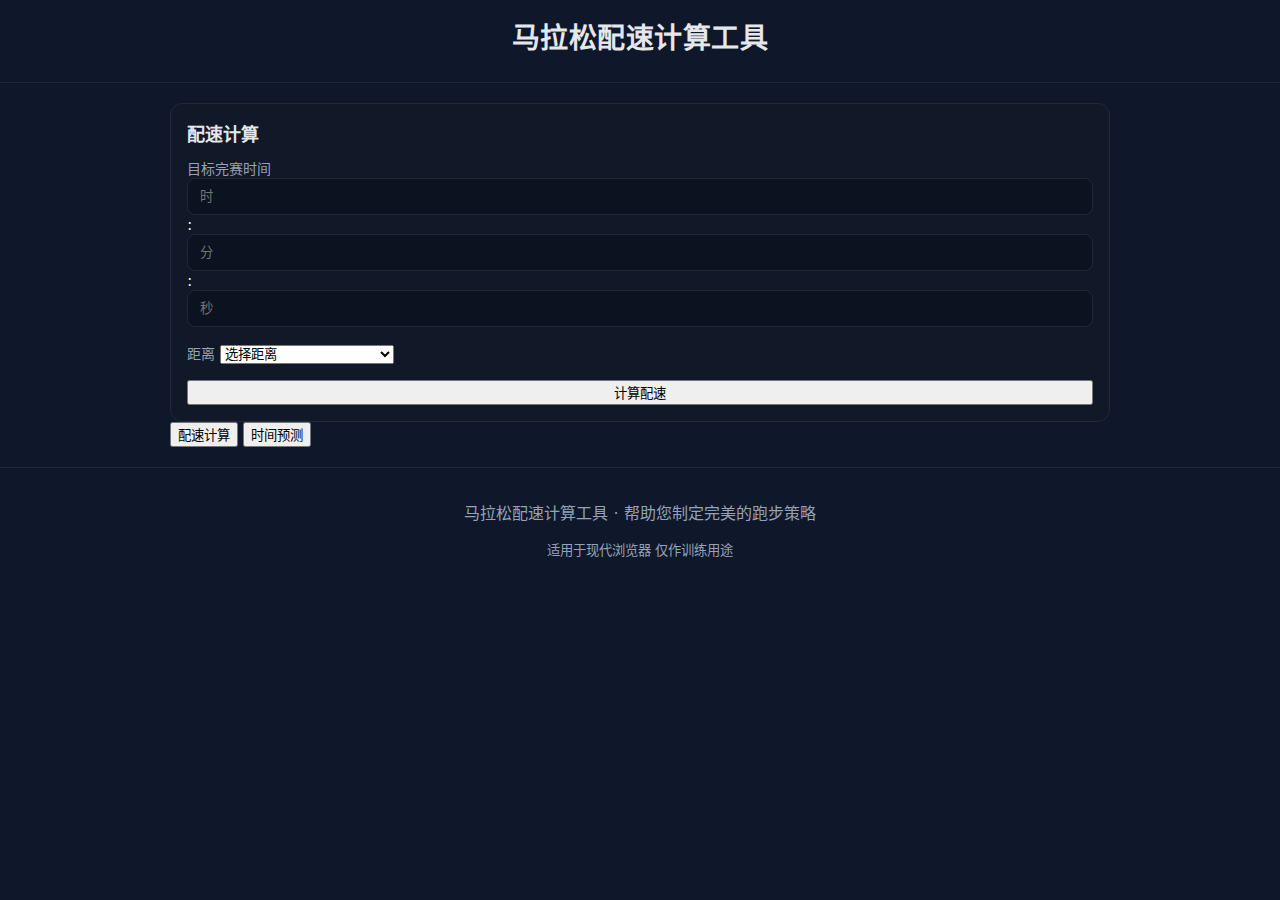
<file: index.html>
<!doctype html>
<html lang="zh-CN">
  <head>
    <meta charset="utf-8" />
    <meta name="viewport" content="width=device-width, initial-scale=1" />
    <title>马拉松配速计算工具 · MVP</title>
    <link rel="stylesheet" href="style.css" />
  </head>
  <body>
    <header class="app-header">
      <h1>马拉松配速计算工具</h1>
    </header>

    <main class="container">
      <!-- 配速计算模式 -->
      <section id="panel-pace" class="panel active">
        <div class="card">
          <h2>配速计算</h2>

          <form id="form-pace" class="form-grid" novalidate>
            <div class="form-group">
              <label for="target-time">目标完赛时间</label>
              <div class="time-input-group">
                <input
                  type="number"
                  id="target-hours"
                  min="0"
                  max="12"
                  placeholder="时"
                  class="time-input"
                />
                <span class="time-separator">:</span>
                <input
                  type="number"
                  id="target-minutes"
                  min="0"
                  max="59"
                  placeholder="分"
                  class="time-input"
                />
                <span class="time-separator">:</span>
                <input
                  type="number"
                  id="target-seconds"
                  min="0"
                  max="59"
                  placeholder="秒"
                  class="time-input"
                />
              </div>
            </div>

            <div class="form-group">
              <label for="distance">距离</label>
              <select id="distance" required>
                <option value="">选择距离</option>
                <option value="5">5公里</option>
                <option value="10">10公里</option>
                <option value="21.0975">半程马拉松 (21.0975公里)</option>
                <option value="42.195">全程马拉松 (42.195公里)</option>
                <option value="custom">自定义距离</option>
              </select>
              <input
                type="number"
                id="custom-distance"
                placeholder="输入距离（公里）"
                min="0.1"
                step="0.1"
                style="display: none"
              />
            </div>

            <button type="submit" class="btn-primary">计算配速</button>
          </form>

          <div id="pace-result" class="result-section" style="display: none">
            <h3>配速结果</h3>
            <div class="result-grid">
              <div class="result-item">
                <span class="result-label">平均配速</span>
                <span class="result-value" id="avg-pace">--:--</span>
              </div>
              <div class="result-item">
                <span class="result-label">每公里用时</span>
                <span class="result-value" id="per-km-time">--:--</span>
              </div>
            </div>
          </div>
        </div>
      </section>

      <!-- 时间预测模式 -->
      <section id="panel-time" class="panel">
        <div class="card">
          <h2>时间预测</h2>

          <form id="form-time" class="form-grid" novalidate>
            <div class="form-group">
              <label for="current-pace">当前配速</label>
              <div class="pace-input-group">
                <input
                  type="number"
                  id="pace-minutes"
                  min="0"
                  max="59"
                  placeholder="分"
                  class="pace-input"
                />
                <span class="pace-separator">:</span>
                <input
                  type="number"
                  id="pace-seconds"
                  min="0"
                  max="59"
                  placeholder="秒"
                  class="pace-input"
                />
                <span class="pace-unit">/公里</span>
              </div>
            </div>

            <div class="form-group">
              <label for="time-distance">距离</label>
              <select id="time-distance" required>
                <option value="">选择距离</option>
                <option value="5">5公里</option>
                <option value="10">10公里</option>
                <option value="21.0975">半程马拉松 (21.0975公里)</option>
                <option value="42.195">全程马拉松 (42.195公里)</option>
                <option value="custom">自定义距离</option>
              </select>
              <input
                type="number"
                id="custom-time-distance"
                placeholder="输入距离（公里）"
                min="0.1"
                step="0.1"
                style="display: none"
              />
            </div>

            <button type="submit" class="btn-primary">预测时间</button>
          </form>

          <div id="time-result" class="result-section" style="display: none">
            <h3>预测结果</h3>
            <div class="result-grid">
              <div class="result-item">
                <span class="result-label">预计完赛时间</span>
                <span class="result-value" id="predicted-time">--:--:--</span>
              </div>
              <div class="result-item">
                <span class="result-label">总距离</span>
                <span class="result-value" id="total-distance">-- 公里</span>
              </div>
            </div>
          </div>
        </div>
      </section>

      <!-- 模式切换按钮 -->
      <div class="mode-switcher">
        <button id="switch-to-pace" class="mode-btn active">配速计算</button>
        <button id="switch-to-time" class="mode-btn">时间预测</button>
      </div>
    </main>

    <footer class="app-footer">
      <p>马拉松配速计算工具 · 帮助您制定完美的跑步策略</p>
      <small>适用于现代浏览器 仅作训练用途</small>
    </footer>

    <script src="script.js"></script>
  </body>
</html>
</file>
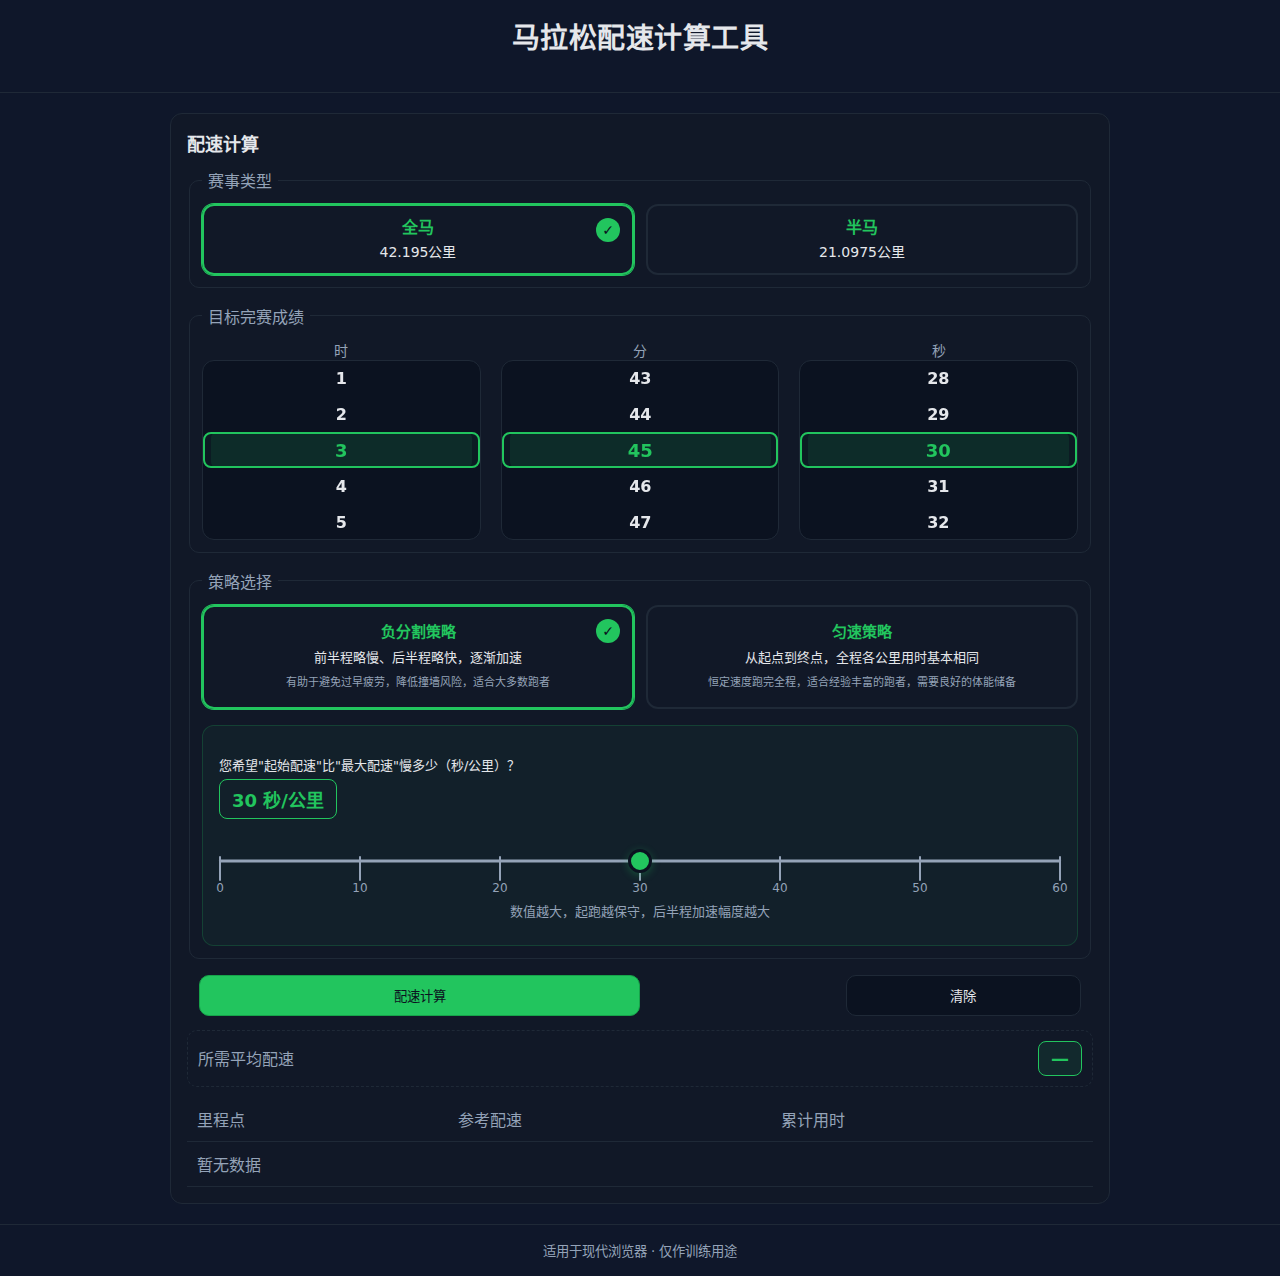
<file: -marathon-pace-calculator-/index.html>
<!doctype html>
<html lang="zh-CN">
  <head>
    <meta charset="utf-8" />
    <meta name="viewport" content="width=device-width, initial-scale=1" />
    <title>马拉松配速计算工具 · MVP</title>
    <link rel="stylesheet" href="style.css" />
  </head>
  <body>
    <header class="app-header">
      <h1>马拉松配速计算工具</h1>
    </header>

    <main class="container">
      <!-- 配速计算模式 -->
      <section id="panel-pace" class="panel active">
        <div class="card">
          <h2>配速计算</h2>

          <form id="form-pace" class="form-grid" novalidate>
            <fieldset class="group">
              <legend>赛事类型</legend>
              
              <div class="strategy-options race-options">
                <label class="strategy-option">
                  <input type="radio" name="race" value="full" checked />
                  <div class="strategy-card">
                    <div class="strategy-title">全马</div>
                    <div class="strategy-desc">42.195公里</div>
                  </div>
                </label>
                
                <label class="strategy-option">
                  <input type="radio" name="race" value="half" />
                  <div class="strategy-card">
                    <div class="strategy-title">半马</div>
                    <div class="strategy-desc">21.0975公里</div>
                  </div>
                </label>
              </div>
            </fieldset>

            <fieldset class="group">
              <legend>目标完赛成绩</legend>
              
              <!-- 滚轮选择器区域 -->
              <div class="wheel-picker-container">
                <div class="embedded-wheels">
                  <div class="wheel-column">
                    <div class="wheel-label">时</div>
                    <div id="hour-wheel" class="wheel-picker"></div>
                  </div>
                  <div class="wheel-column">
                    <div class="wheel-label">分</div>
                    <div id="minute-wheel" class="wheel-picker"></div>
                  </div>
                  <div class="wheel-column">
                    <div class="wheel-label">秒</div>
                    <div id="second-wheel" class="wheel-picker"></div>
                  </div>
                </div>
              </div>
            </fieldset>

            <fieldset class="group">
              <legend>策略选择</legend>
              
              <div class="strategy-options">
                <label class="strategy-option">
                  <input type="radio" name="strategy-pace" value="negative" checked />
                  <div class="strategy-card">
                    <div class="strategy-title">负分割策略</div>
                    <div class="strategy-desc">前半程略慢、后半程略快，逐渐加速</div>
                    <div class="strategy-detail">有助于避免过早疲劳，降低撞墙风险，适合大多数跑者</div>
                  </div>
                </label>
                
                <label class="strategy-option">
                  <input type="radio" name="strategy-pace" value="even" />
                  <div class="strategy-card">
                    <div class="strategy-title">匀速策略</div>
                    <div class="strategy-desc">从起点到终点，全程各公里用时基本相同</div>
                    <div class="strategy-detail">恒定速度跑完全程，适合经验丰富的跑者，需要良好的体能储备</div>
                  </div>
                </label>
              </div>
              
              <!-- 负分割策略滑动选择区域 -->
              <div id="negative-split-wrap-pace" class="negative-split-wrap">
                <div class="slider-container">
                  <div class="scale-label">
                    <div class="scale-hint">您希望"起始配速"比"最大配速"慢多少（秒/公里）？</div>
                    <span class="scale-value" id="scale-value-pace">30 秒/公里</span>
                  </div>
                  <div class="scale-container">
                    <div class="scale-track" id="scale-track-pace">
                      <div class="scale-pointer" id="scale-pointer-pace"></div>
                      <div class="scale-marks">
                        <div class="scale-mark" data-value="0">0</div>
                        <div class="scale-mark" data-value="10">10</div>
                        <div class="scale-mark" data-value="20">20</div>
                        <div class="scale-mark" data-value="30">30</div>
                        <div class="scale-mark" data-value="40">40</div>
                        <div class="scale-mark" data-value="50">50</div>
                        <div class="scale-mark" data-value="60">60</div>
                      </div>
                    </div>
                  </div>
                  <div class="slider-description">
                    <div class="slider-hint">数值越大，起跑越保守，后半程加速幅度越大</div>
                  </div>
                </div>
              </div>
            </fieldset>

            <div class="actions">
              <button type="submit" class="btn primary expand">配速计算</button>
              <div class="btn-spacer"></div>
              <button type="button" id="clear-pace" class="btn clear">清除</button>
            </div>
          </form>

          <div class="results" id="results-pace">
            <div class="result-line">
              <span class="result-label">所需平均配速</span>
              <span class="result-value" id="avg-pace">—</span>
            </div>
            <div class="table-wrap">
              <table class="table" aria-label="关键节点用时">
                <thead>
                  <tr>
                    <th>里程点</th>
                    <th id="pace-column-header" class="hidden">参考配速</th>
                    <th>累计用时</th>
                  </tr>
                </thead>
                <tbody id="splits-body">
                  <tr><td colspan="3" class="muted">暂无数据</td></tr>
                </tbody>
              </table>
            </div>
          </div>
        </div>
      </section>

    </main>

    <footer class="app-footer">
      <small>适用于现代浏览器 · 仅作训练用途</small>
    </footer>

    <script src="script.js"></script>
  </body>
  </html>
</file>
<file: style.css>
/* Base */
:root {
  --bg: #0f172a;
  --card: #111827;
  --muted: #94a3b8;
  --text: #e5e7eb;
  --accent: #22c55e;
  --accent-600: #16a34a;
  --border: #1f2937;
  --danger: #ef4444;
}

* { box-sizing: border-box; }
html, body { height: 100%; }
body {
  margin: 0;
  font-family: ui-sans-serif, system-ui, -apple-system, Segoe UI, Roboto, Noto Sans, Arial, "PingFang SC", "Hiragino Sans GB", "Microsoft YaHei", sans-serif;
  background: var(--bg);
  color: var(--text);
  -webkit-font-smoothing: antialiased;
  -moz-osx-font-smoothing: grayscale;
}

.app-header, .app-footer {
  padding: 16px 20px;
  border-bottom: 1px solid var(--border);
}
.app-footer { border-top: 1px solid var(--border); border-bottom: none; text-align: center; color: var(--muted); }
.app-header { display: flex; flex-direction: column; align-items: center; }
.app-header h1 { margin: 0 0 10px; font-size: 28px; letter-spacing: 0.5px; }
.mode-label { margin: 2px 0 10px; text-align: center; color: var(--muted); font-size: 14px; }

.tabs { display: flex; gap: 10px; justify-content: center; }
.tab {
  background: transparent;
  border: 1px solid var(--border);
  color: var(--text);
  padding: 10px 16px;
  border-radius: 8px;
  cursor: pointer;
  font-size: 16px;
}
.tab.active { background: var(--card); border-color: var(--accent); }
.tab:focus-visible { outline: 2px solid var(--accent); outline-offset: 2px; }

.container {
  max-width: 980px;
  margin: 0 auto;
  padding: 20px;
}

.panel { display: none; }
.panel.active { display: block; }

.card {
  background: var(--card);
  border: 1px solid var(--border);
  border-radius: 12px;
  padding: 16px;
}
.card h2 { margin: 0 0 12px; font-size: 18px; }

.form-grid { display: grid; gap: 16px; }
.group { border: 1px solid var(--border); border-radius: 10px; padding: 12px; }
.group legend { color: var(--muted); padding: 0 6px; }

.input-row { display: grid; gap: 8px; }
.input-row.cols-3 { grid-template-columns: repeat(3, 1fr); gap: 10px; }
.input-row.cols-2 { grid-template-columns: repeat(2, 1fr); gap: 10px; }
.input-row.radios { grid-auto-flow: column; justify-content: start; gap: 16px; }

label { font-size: 14px; color: var(--muted); }
input[type="text"], input[type="number"], input[type="range"] {
  width: 100%;
  padding: 10px 12px;
  border-radius: 8px;
  border: 1px solid var(--border);
  background: #0b1220;
  color: var(--text);
}
input[type="number"]::-webkit-outer-spin-button,
input[type="number"]::-webkit-inner-spin-button { -webkit-appearance: none; margin: 0; }
input[type="number"] { -moz-appearance: textfield; appearance: textfield; }

.lambda-wrap { margin-top: 8px; }
.lambda-wrap.hidden { display: none; }
.hint { color: var(--muted); font-size: 12px; margin-top: 6px; }

.actions { display: flex; gap: 10px; }
.btn {
  background: #0b1220;
  color: var(--text);
  border: 1px solid var(--border);
  padding: 10px 14px;
  border-radius: 10px;
  cursor: pointer;
}
.btn.primary { background: var(--accent); color: #0b1220; border-color: var(--accent-600); }
.btn.primary:hover { background: var(--accent-600); }

.results { margin-top: 14px; }
.result-line { display: flex; justify-content: space-between; align-items: center; padding: 10px; border: 1px dashed var(--border); border-radius: 10px; }
.result-label { color: var(--muted); }
.result-value { font-weight: 700; font-size: 18px; }

.table-wrap { overflow-x: auto; margin-top: 10px; }
.table { width: 100%; border-collapse: collapse; }
.table th, .table td { border-bottom: 1px solid var(--border); padding: 10px; text-align: left; }
.table th { color: var(--muted); font-weight: 500; }
.muted { color: var(--muted); text-align: center; }

@media (max-width: 640px) {
  .input-row.cols-3 { grid-template-columns: repeat(3, minmax(0, 1fr)); }
  .input-row.cols-2 { grid-template-columns: repeat(2, minmax(0, 1fr)); }
  .tabs { overflow-x: auto; }
}

/* Wheel Picker Styles */
.wheel-picker-container {
  padding: 16px 0;
}

.embedded-wheels {
  display: grid;
  grid-template-columns: repeat(3, 1fr);
  gap: 20px;
  align-items: end;
}

.embedded-wheels.cols-2 {
  grid-template-columns: repeat(2, 1fr);
}

.wheel-column {
  display: flex;
  flex-direction: column;
  align-items: center;
  gap: 8px;
}

.wheel-label {
  font-size: 14px;
  color: var(--muted);
  font-weight: 500;
}

.wheel-picker {
  width: 100%;
  height: 180px;
  overflow: hidden;
  position: relative;
  background: #0b1220;
  border: 1px solid var(--border);
  border-radius: 12px;
  cursor: grab;
  transition: border-color 0.2s ease;
}

.wheel-picker:hover {
  border-color: var(--accent);
}

.wheel-picker:active {
  cursor: grabbing;
}

.wheel-list {
  position: absolute;
  top: 0;
  left: 0;
  right: 0;
  transition: transform 0.2s ease-out;
  will-change: transform;
}

.wheel-item {
  height: 36px;
  display: flex;
  align-items: center;
  justify-content: center;
  font-size: 16px;
  font-weight: 600;
  color: var(--text);
  transition: all 0.2s ease;
  user-select: none;
}

.wheel-item.selected {
  color: var(--accent);
  font-size: 18px;
  font-weight: 700;
  background: rgba(34, 197, 94, 0.1);
}

.wheel-item.fade {
  opacity: 0.3;
  font-size: 14px;
}

.wheel-selection {
  position: absolute;
  top: 50%;
  left: 0;
  right: 0;
  height: 36px;
  border: 2px solid var(--accent);
  border-radius: 8px;
  pointer-events: none;
  transform: translateY(-50%);
  background: rgba(34, 197, 94, 0.05);
}

/* 负分割策略选择区域 */
.negative-split-wrap {
  margin-top: 16px;
  padding: 16px;
  background: rgba(34, 197, 94, 0.05);
  border: 1px solid rgba(34, 197, 94, 0.2);
  border-radius: 12px;
}

.negative-split-wrap.hidden {
  display: none;
}

.strategy-explanation {
  margin-bottom: 16px;
  padding: 12px;
  background: rgba(34, 197, 94, 0.1);
  border-radius: 8px;
  border-left: 4px solid var(--accent);
}

.strategy-explanation p {
  margin: 0;
  color: var(--text);
  font-size: 14px;
  line-height: 1.5;
}

.strategy-options {
  display: grid;
  grid-template-columns: repeat(3, 1fr);
  gap: 12px;
  align-items: stretch;
}

.strategy-option {
  cursor: pointer;
  display: block;
}

.strategy-option input[type="radio"] {
  display: none;
}

.strategy-card {
  padding: 16px;
  border: 2px solid var(--border);
  border-radius: 12px;
  background: var(--card);
  transition: all 0.2s ease;
  position: relative;
  height: 100%;
  display: flex;
  flex-direction: column;
  justify-content: space-between;
}

.strategy-card:hover {
  border-color: var(--accent);
  background: rgba(34, 197, 94, 0.05);
}

.strategy-option input[type="radio"]:checked + .strategy-card {
  border-color: var(--accent);
  background: rgba(34, 197, 94, 0.1);
  box-shadow: 0 0 0 1px var(--accent);
}

.strategy-option input[type="radio"]:checked + .strategy-card::before {
  content: "✓";
  position: absolute;
  top: 12px;
  right: 12px;
  width: 24px;
  height: 24px;
  background: var(--accent);
  color: #0b1220;
  border-radius: 50%;
  display: flex;
  align-items: center;
  justify-content: center;
  font-weight: bold;
  font-size: 14px;
}

.strategy-title {
  font-size: 15px;
  font-weight: 700;
  color: var(--accent);
  margin-bottom: 8px;
  text-align: center;
  line-height: 1.3;
}

.strategy-desc {
  font-size: 13px;
  color: var(--text);
  font-weight: 500;
  margin-bottom: 8px;
  text-align: center;
  line-height: 1.3;
}

.strategy-detail {
  font-size: 11px;
  color: var(--muted);
  line-height: 1.4;
  text-align: center;
  flex-grow: 1;
  display: flex;
  align-items: center;
  justify-content: center;
}

/* Mobile Responsive */
@media (max-width: 640px) {
  .embedded-wheels {
    gap: 16px;
  }
  
  .wheel-picker {
    height: 160px;
  }
  
  .wheel-item {
    height: 32px;
    font-size: 14px;
  }
  
  .wheel-item.selected {
    font-size: 16px;
  }
  
  .wheel-selection {
    height: 32px;
  }
  
  .strategy-options {
    grid-template-columns: 1fr;
    gap: 8px;
  }
  
  .strategy-card {
    padding: 12px;
    min-height: 120px;
  }
  
  .strategy-title {
    font-size: 14px;
    margin-bottom: 6px;
  }
  
  .strategy-desc {
    font-size: 12px;
    margin-bottom: 6px;
  }
  
  .strategy-detail {
    font-size: 10px;
  }
}

/* Mobile-specific enhancements */
@media (max-width: 640px) {
  .embedded-wheels {
    gap: 16px;
  }
  
  .wheel-picker {
    height: 160px;
    touch-action: pan-y; /* 允许垂直滑动，阻止水平滑动 */
    -webkit-user-select: none;
    user-select: none;
  }
  
  .wheel-item {
    height: 32px;
    font-size: 14px;
    min-height: 44px; /* iOS 触摸目标最小尺寸 */
    cursor: pointer; /* 移动端支持点击选择 */
    position: relative;
  }
  
  .wheel-item:hover {
    background: rgba(34, 197, 94, 0.05);
  }
  
  .wheel-item:active {
    background: rgba(34, 197, 94, 0.1);
    transform: scale(0.95);
  }
  
  .wheel-item.selected {
    font-size: 16px;
  }
  
  .wheel-selection {
    height: 32px;
    box-shadow: 0 0 10px rgba(34, 197, 94, 0.2);
  }
}
</file>
<file: -marathon-pace-calculator-/style.css>
/* Base */
:root {
  --bg: #0f172a;
  --card: #111827;
  --muted: #94a3b8;
  --text: #e5e7eb;
  --accent: #22c55e;
  --accent-600: #16a34a;
  --border: #1f2937;
  --danger: #ef4444;
}

* { box-sizing: border-box; }
html, body { height: 100%; }
body {
  margin: 0;
  font-family: ui-sans-serif, system-ui, -apple-system, Segoe UI, Roboto, Noto Sans, Arial, "PingFang SC", "Hiragino Sans GB", "Microsoft YaHei", sans-serif;
  background: var(--bg);
  color: var(--text);
  -webkit-font-smoothing: antialiased;
  -moz-osx-font-smoothing: grayscale;
}

.app-header, .app-footer {
  padding: 16px 20px;
  border-bottom: 1px solid var(--border);
}
.app-footer { border-top: 1px solid var(--border); border-bottom: none; text-align: center; color: var(--muted); }
.app-header { display: flex; flex-direction: column; align-items: center; }
.app-header h1 { margin: 0 0 20px; font-size: 28px; letter-spacing: 0.5px; }

.container {
  max-width: 980px;
  margin: 0 auto;
  padding: 20px;
}


.card {
  background: var(--card);
  border: 1px solid var(--border);
  border-radius: 12px;
  padding: 16px;
}
.card h2 { margin: 0 0 12px; font-size: 18px; }

.form-grid { display: grid; gap: 16px; }
.group { border: 1px solid var(--border); border-radius: 10px; padding: 12px; }
.group legend { color: var(--muted); padding: 0 6px; }

.input-row { display: grid; gap: 8px; }
.input-row.cols-3 { grid-template-columns: repeat(3, 1fr); gap: 10px; }
.input-row.cols-2 { grid-template-columns: repeat(2, 1fr); gap: 10px; }
.input-row.radios { grid-auto-flow: column; justify-content: start; gap: 16px; }

label { font-size: 14px; color: var(--muted); }
input[type="text"], input[type="number"], input[type="range"] {
  width: 100%;
  padding: 10px 12px;
  border-radius: 8px;
  border: 1px solid var(--border);
  background: #0b1220;
  color: var(--text);
}
input[type="number"]::-webkit-outer-spin-button,
input[type="number"]::-webkit-inner-spin-button { -webkit-appearance: none; margin: 0; }
input[type="number"] { -moz-appearance: textfield; appearance: textfield; }

.lambda-wrap { margin-top: 8px; }
.lambda-wrap.hidden { display: none; }
.hint { color: var(--muted); font-size: 12px; margin-top: 6px; }

.actions { 
  display: flex; 
  gap: 0; 
  justify-content: flex-start;
  align-items: center;
  margin: 0;
  padding: 0 12px; /* 与.group容器的padding保持一致 */
}
.btn {
  background: #0b1220;
  color: var(--text);
  border: 1px solid var(--border);
  padding: 10px 14px;
  border-radius: 10px;
  cursor: pointer;
}
.btn.primary { background: var(--accent); color: #0b1220; border-color: var(--accent-600); }
.btn.primary:hover { background: var(--accent-600); }
.btn.expand { 
  flex: 2; /* 占据2份空间，即50% */
  margin-left: 0;
}

.btn-spacer { 
  flex: 1; /* 占据1份空间，即25% */
  /* 隐藏按钮，不可见但占据空间 */
  visibility: hidden;
}

.btn.clear { 
  flex: 1; /* 占据1份空间，即25% */
  margin-right: 0;
}

.results { margin-top: 14px; }
.result-line { display: flex; justify-content: space-between; align-items: center; padding: 10px; border: 1px dashed var(--border); border-radius: 10px; }
.result-label { color: var(--muted); }
.result-value { 
  font-weight: 700; 
  font-size: 18px;
  color: var(--accent);
  background: rgba(34, 197, 94, 0.1);
  padding: 6px 12px;
  border-radius: 8px;
  border: 1px solid var(--accent);
}

.table-wrap { overflow-x: auto; margin-top: 10px; }
.table { width: 100%; border-collapse: collapse; }
.table th, .table td { border-bottom: 1px solid var(--border); padding: 10px; text-align: left; }
.table th { color: var(--muted); font-weight: 500; }
.muted { color: var(--muted); text-align: center; }

@media (max-width: 640px) {
  .input-row.cols-3 { grid-template-columns: repeat(3, minmax(0, 1fr)); }
  .input-row.cols-2 { grid-template-columns: repeat(2, minmax(0, 1fr)); }
}

/* Time Input Module Styles */
.time-input-module {
  margin-bottom: 20px;
}

/* Force width alignment between input and wheel modules */
.time-inputs,
.embedded-wheels {
  width: 100%;
  box-sizing: border-box;
}

.time-input-group,
.wheel-column {
  width: 100%;
  box-sizing: border-box;
  min-width: 0;
}

.time-inputs {
  display: grid;
  grid-template-columns: repeat(3, 1fr);
  gap: 20px;
  align-items: end;
}

.time-input-group {
  display: flex;
  flex-direction: column;
  align-items: center;
  gap: 8px;
  width: 100%;
}

.time-label {
  font-size: 14px;
  color: var(--muted);
  font-weight: 500;
}

.time-input-wrapper {
  display: flex;
  flex-direction: column;
  align-items: center;
  gap: 6px;
  width: 100%;
}

.time-input {
  width: 100%;
  height: 50px;
  text-align: center;
  font-size: 20px;
  font-weight: 600;
  color: var(--text);
  background: #0b1220;
  border: 2px solid var(--border);
  border-radius: 8px;
  padding: 0;
  transition: all 0.2s ease;
  box-sizing: border-box;
}

.time-input:focus {
  border-color: var(--accent);
  outline: none;
  box-shadow: 0 0 0 2px rgba(34, 197, 94, 0.2);
}

.time-buttons {
  display: flex;
  gap: 6px;
  width: 100%;
  justify-content: center;
}

.time-btn {
  width: 32px;
  height: 32px;
  background: rgba(34, 197, 94, 0.1);
  border: 1px solid var(--accent);
  border-radius: 6px;
  color: var(--accent);
  font-size: 18px;
  font-weight: 600;
  cursor: pointer;
  transition: all 0.2s ease;
  display: flex;
  align-items: center;
  justify-content: center;
}

.time-btn:hover {
  background: rgba(34, 197, 94, 0.2);
  transform: scale(1.05);
}

.time-btn:active {
  background: var(--accent);
  color: #0b1220;
  transform: scale(0.95);
}

/* Wheel Picker Styles */
.wheel-picker-container {
  padding: 0;
  margin-top: 0;
}

.embedded-wheels {
  display: grid;
  grid-template-columns: repeat(3, 1fr);
  gap: 20px;
  align-items: end;
}

.embedded-wheels.cols-2 {
  grid-template-columns: repeat(2, 1fr);
}

.wheel-column {
  display: flex;
  flex-direction: column;
  align-items: center;
  gap: 0;
  width: 100%;
}

.wheel-label {
  font-size: 14px;
  color: var(--muted);
  font-weight: 500;
}

.wheel-picker {
  width: 100%;
  height: 180px;
  overflow: hidden;
  position: relative;
  background: #0b1220;
  border: 1px solid var(--border);
  border-radius: 12px;
  cursor: grab;
  transition: all 0.2s ease;
  user-select: none;
  touch-action: pan-y;
  -webkit-user-select: none;
  box-sizing: border-box;
  min-width: 0;
}

.wheel-picker:hover {
  border-color: var(--accent);
}

.wheel-picker:active {
  cursor: grabbing;
}

.wheel-list {
  position: absolute;
  top: 0;
  left: 0;
  right: 0;
  transition: transform 0.2s ease-out;
  will-change: transform;
}

.wheel-item {
  height: 36px;
  display: flex;
  align-items: center;
  justify-content: center;
  font-size: 16px;
  font-weight: 600;
  color: var(--text);
  transition: all 0.2s ease;
  user-select: none;
  cursor: pointer;
  border-radius: 6px;
  margin: 0 8px;
}

.wheel-item.selected {
  color: var(--accent);
  font-size: 18px;
  font-weight: 700;
  background: rgba(34, 197, 94, 0.1);
}

.wheel-item:hover {
  background: rgba(34, 197, 94, 0.05);
  color: var(--accent);
}

.wheel-item:active {
  background: rgba(34, 197, 94, 0.2);
  transform: scale(0.98);
}

.wheel-item.fade {
  opacity: 0.3;
  font-size: 14px;
}

.wheel-selection {
  position: absolute;
  top: 50%;
  left: 0;
  right: 0;
  height: 36px;
  border: 2px solid var(--accent);
  border-radius: 8px;
  pointer-events: none;
  transform: translateY(-50%);
  background: rgba(34, 197, 94, 0.05);
}

/* 负分割策略选择区域 */
.negative-split-wrap {
  margin-top: 16px;
  padding: 16px;
  background: rgba(34, 197, 94, 0.05);
  border: 1px solid rgba(34, 197, 94, 0.2);
  border-radius: 12px;
}

.negative-split-wrap.hidden {
  display: none;
}

.strategy-explanation {
  margin-bottom: 16px;
  padding: 12px;
  background: rgba(34, 197, 94, 0.1);
  border-radius: 8px;
  border-left: 4px solid var(--accent);
}

.strategy-explanation p {
  margin: 0;
  color: var(--text);
  font-size: 14px;
  line-height: 1.5;
}

.strategy-options {
  display: grid;
  grid-template-columns: repeat(3, 1fr);
  gap: 12px;
  align-items: stretch;
}

/* 主策略选择区域 - 两列布局 */
.strategy-options:not(.negative-split .strategy-options) {
  grid-template-columns: repeat(2, 1fr);
}

/* 赛事类型选择 - 紧凑样式 */
.race-options .strategy-card {
  padding: 12px 16px;
  min-height: auto;
  height: auto;
}

.race-options .strategy-title {
  font-size: 16px;
  margin-bottom: 4px;
}

.race-options .strategy-desc {
  font-size: 14px;
  margin-bottom: 0;
}

.strategy-option {
  cursor: pointer;
  display: block;
}

.strategy-option input[type="radio"] {
  display: none;
}

.strategy-card {
  padding: 16px;
  border: 2px solid var(--border);
  border-radius: 12px;
  background: transparent;
  transition: all 0.2s ease;
  position: relative;
  height: 100%;
  display: flex;
  flex-direction: column;
  justify-content: space-between;
}

.strategy-card:hover {
  border-color: var(--accent);
  background: transparent;
}

.strategy-option input[type="radio"]:checked + .strategy-card {
  border-color: var(--accent);
  background: transparent;
  box-shadow: 0 0 0 1px var(--accent);
}

.strategy-option input[type="radio"]:checked + .strategy-card::before {
  content: "✓";
  position: absolute;
  top: 12px;
  right: 12px;
  width: 24px;
  height: 24px;
  background: var(--accent);
  color: #0b1220;
  border-radius: 50%;
  display: flex;
  align-items: center;
  justify-content: center;
  font-weight: bold;
  font-size: 14px;
}

.strategy-title {
  font-size: 15px;
  font-weight: 700;
  color: var(--accent);
  margin-bottom: 8px;
  text-align: center;
  line-height: 1.3;
}

.strategy-desc {
  font-size: 13px;
  color: var(--text);
  font-weight: 500;
  margin-bottom: 8px;
  text-align: center;
  line-height: 1.3;
}

.strategy-detail {
  font-size: 11px;
  color: var(--muted);
  line-height: 1.4;
  text-align: center;
  flex-grow: 1;
  display: flex;
  align-items: center;
  justify-content: center;
}

/* 刻度尺样式 */
.slider-container {
  padding: 8px 0;
  background: transparent;
  border: none;
  border-radius: 0;
  margin-top: 8px;
}

.scale-label {
  display: flex;
  flex-direction: column;
  align-items: flex-start;
  margin-bottom: 8px;
  gap: 4px;
}

.scale-hint {
  font-size: 13px;
  color: var(--text);
  font-weight: 500;
  text-align: left;
  line-height: 1.3;
}

.scale-value {
  font-size: 18px;
  font-weight: 700;
  color: var(--accent);
  background: transparent;
  padding: 6px 12px;
  border-radius: 8px;
  border: 1px solid var(--accent);
}

.scale-container {
  margin-bottom: 8px;
  padding-top: 4px;
  padding-bottom: 4px;
}

.scale-track {
  position: relative;
  width: 100%;
  height: 60px;
  background: transparent;
  border-radius: 8px;
  cursor: pointer;
  user-select: none;
}

.scale-track::before {
  content: '';
  position: absolute;
  top: 50%;
  left: 0;
  right: 0;
  height: 3px;
  background: var(--muted);
  transform: translateY(-50%);
  border-radius: 1px;
}

.scale-pointer {
  position: absolute;
  top: 50%;
  width: 24px;
  height: 24px;
  background: var(--accent);
  border: 3px solid #0b1220;
  border-radius: 50%;
  transform: translateX(-50%) translateY(-50%);
  transition: left 0.2s ease;
  left: 50%; /* 初始位置在中间(30刻度) */
  z-index: 3;
  cursor: pointer;
  box-shadow: 0 2px 8px rgba(34, 197, 94, 0.3);
}

.scale-pointer:hover {
  transform: translateX(-50%) translateY(-50%) scale(1.1);
  box-shadow: 0 4px 12px rgba(34, 197, 94, 0.4);
}

.scale-marks {
  position: absolute;
  top: 0;
  left: 0;
  right: 0;
  height: 60px;
  display: flex;
  justify-content: space-between;
  align-items: flex-end;
}

.scale-mark {
  position: relative;
  width: 2px;
  height: 20px;
  background: var(--muted);
  border-radius: 1px;
  cursor: pointer;
  transition: all 0.2s ease;
  display: flex;
  align-items: flex-start;
  justify-content: center;
  padding-top: 25px;
  font-size: 12px;
  color: var(--muted);
  font-weight: 500;
  margin-bottom: 10px;
}

.scale-mark:hover {
  background: var(--accent);
  height: 24px;
  color: var(--accent);
}

.scale-mark.active {
  background: var(--accent);
  height: 24px;
  color: var(--accent);
  font-weight: 700;
}

.slider-description {
  text-align: center;
  margin-top: 8px;
}

.slider-desc {
  display: block;
  font-size: 16px;
  font-weight: 600;
  color: var(--text);
  margin-bottom: 8px;
}

.slider-hint {
  font-size: 13px;
  color: var(--muted);
  line-height: 1.4;
}

/* Mobile Responsive */
@media (max-width: 640px) {
  .time-inputs {
    gap: 16px;
  }
  
  .time-input-group {
    width: 100%;
  }
  
  .time-input-wrapper {
    width: 100%;
    gap: 4px;
  }
  
  .time-input {
    width: 100%;
    height: 44px;
    font-size: 18px;
    box-sizing: border-box;
  }
  
  .time-buttons {
    width: 100%;
  }
  
  .time-btn {
    width: 28px;
    height: 28px;
    font-size: 16px;
  }
  
  .embedded-wheels {
    gap: 16px;
  }
  
  .wheel-column {
    width: 100%;
  }
  
  .wheel-picker-container {
    padding: 0;
    margin-top: 0;
  }
  
  .wheel-picker {
    width: 100%;
    height: 160px;
    touch-action: pan-y;
    -webkit-touch-callout: none;
    -webkit-user-select: none;
    -khtml-user-select: none;
    -moz-user-select: none;
    -ms-user-select: none;
    user-select: none;
    box-sizing: border-box;
    min-width: 0;
  }
  
  .wheel-item {
    height: 32px;
    font-size: 14px;
  }
  
  .wheel-item.selected {
    font-size: 16px;
  }
  
  .wheel-selection {
    height: 32px;
  }
  
  .strategy-options {
    grid-template-columns: 1fr;
    gap: 8px;
  }
  
  .strategy-card {
    padding: 12px;
    min-height: 120px;
  }
  
  .strategy-title {
    font-size: 14px;
    margin-bottom: 6px;
  }
  
  .strategy-desc {
    font-size: 12px;
    margin-bottom: 6px;
  }
  
  .strategy-detail {
    font-size: 10px;
  }
  
  .slider-container {
    padding: 6px 0;
  }
  
  .scale-label {
    margin-bottom: 6px;
    flex-direction: column;
    align-items: flex-start;
    gap: 3px;
  }
  
  .scale-hint {
    font-size: 12px;
  }
  
  .scale-value {
    font-size: 16px;
    padding: 4px 8px;
  }
  
  .scale-container {
    margin-bottom: 6px;
    padding-top: 2px;
    padding-bottom: 2px;
  }
  
  .result-value {
    font-size: 16px;
    padding: 4px 8px;
  }
  
  .scale-track {
    height: 50px;
  }
  
  .scale-pointer {
    width: 20px;
    height: 20px;
    border-width: 2px;
  }
  
  .scale-marks {
    height: 50px;
  }
  
  .scale-mark {
    margin-bottom: 8px;
    padding-top: 20px;
    height: 16px;
    font-size: 10px;
  }
  
  .scale-mark:hover,
  .scale-mark.active {
    height: 20px;
  }
  
  .slider-hint {
    font-size: 12px;
  }
}
</file>
